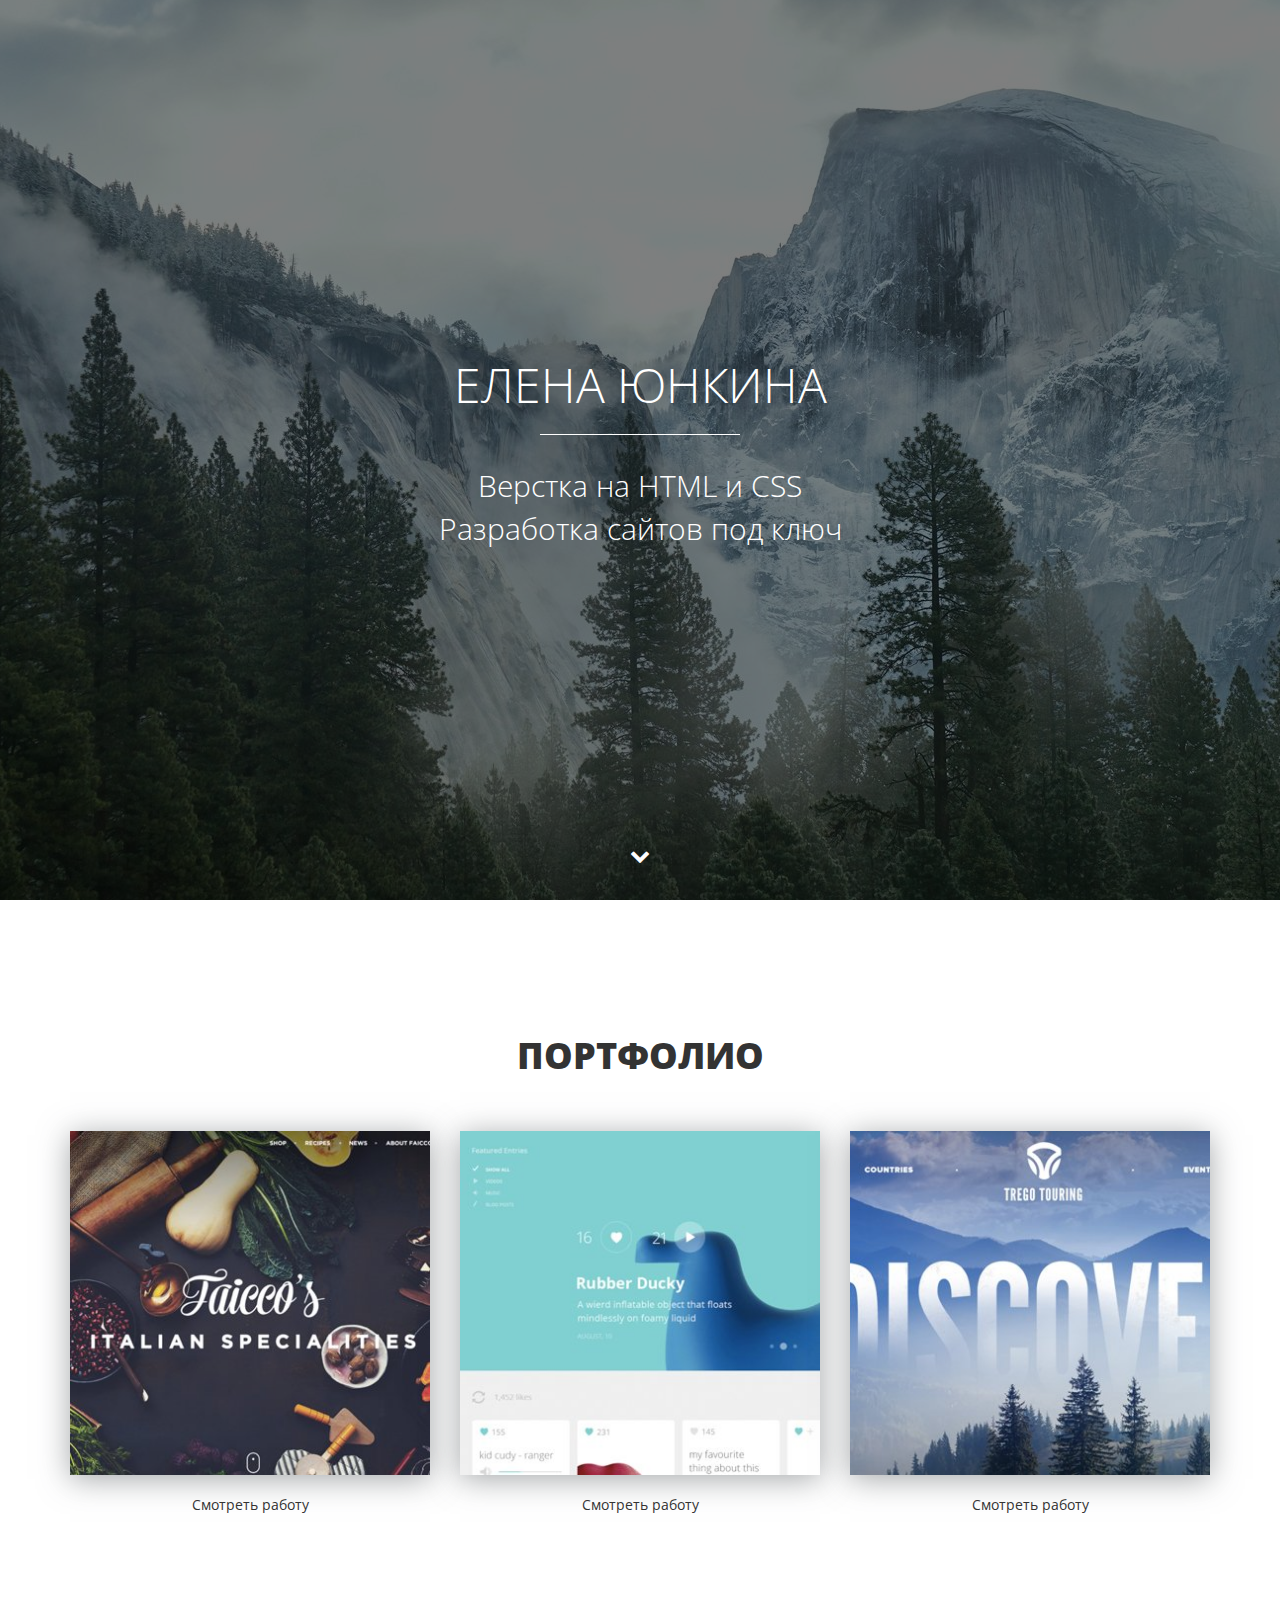
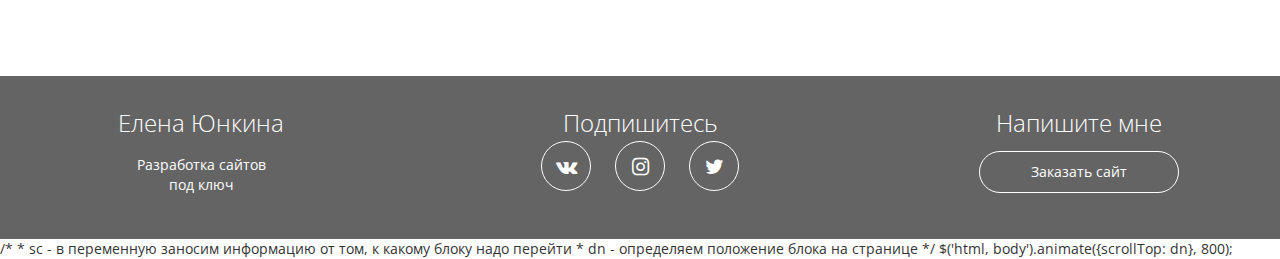
<file: index.html>
<!DOCTYPE html>
<html lang="ru">
  <head>
    <meta charset="utf-8">
    <meta http-equiv="X-UA-Compatible" content="IE=edge">
    <meta name="viewport" content="width=device-width, initial-scale=1">
    <!-- meta для соцсетей -->
    <meta property="og:url" content="">
    <meta property="og:type" content="website">
    <meta property="og:title" content="Елена Юнкина - верстка сайтов на HTML и CSS">
    <meta property="og:image" content="">
    <meta property="og:description" content="Закажите разработку сайта без посредников от 5 990 рублей">
    <meta property="og:site_name" content="Портфолио верстальщика">
    <meta property="article:author" content="Елена Юнкина">
    <!-- Заголовок сайта -->
    <title>Елена Юнкина - Портфолио</title>
    <link href="https://fonts.googleapis.com/css?family=Open+Sans:400,700&amp;subset=cyrillic" rel="stylesheet">
    <link rel="stylesheet" href="css/fontello.css">
    <link rel="stylesheet" href="css/fontello-embedded.css">
    <link href="css/bootstrap.min.css" rel="stylesheet">
    <link href="css/style.css" rel="stylesheet">
    <!-- Фавиконка -->
    <link rel="shortcut icon" type="image/x-icon" href="favicon.ico">
    <!--[if lt IE 9]>
      <script src="https://oss.maxcdn.com/html5shiv/3.7.3/html5shiv.min.js"></script>
      <script src="https://oss.maxcdn.com/respond/1.4.2/respond.min.js"></script>
    <![endif]-->
  </head>
  <body>

  <div class="main">
  <div class="main-overlay"></div>
    <div class="wrapper">
      <div class="main-header">
      <h1>Елена Юнкина</h1>
      <div class="main-line"></div>
      <p>Верстка на HTML и CSS <br>Разработка сайтов под ключ</p>
    </div>
    </div>
    <a class="main-down slowly" href="#portfolio"><i class="icon-down"></i></a>
    </div>

    <div class="portfolio"  id="portfolio ">
    <div class="container">
    <h2 class="section-header">Портфолио</h2>
    <div class="row">
      <div class="col-md-4">
        <div class="portfolio-block">
        <img src="img/portfolio/1.jpg" alt="Работа №1">
        <a data-toggle="modal" date-work='work-1' href="#work">Смотреть работу</a>
        </div>
      </div>
      <div class="col-md-4">
        <div class="portfolio-block">
        <img src="img/portfolio/2.jpg" alt="Работа №2">
        <a data-toggle="modal" date-work='work-2' href="#work">Смотреть работу</a>
        </div>
      </div>
      <div class="col-md-4">
        <div class="portfolio-block">
        <img src="img/portfolio/3.jpg" alt="Работа №3">
        <a class="link" data-toggle="modal" date-work='work-3' href="#work">Смотреть работу</a>
        </div>
      </div>
    </div>
    </div>
    </div>

    <div class="footer">
      <div class="container">
        <div class="row">
          <div class="col-md-3">
            <strong>Елена Юнкина</strong>
            <p>Разработка сайтов <br> под ключ</p>
          </div>
          <div class="col-md-6">
            <strong>Подпишитесь</strong>
            <div class="social-links">
              <a href="https://vk.com/lenayunkina"><i class="icon-vk"></i></a>
              <a href="#"><i class="icon-instagram"></i></a>
              <a href="#"><i class="icon-twitter"></i></a>
            </div>
          </div>
          <div class="col-md-3">
          <strong>Напишите мне</strong>
          <a href="https://vk.me/lenayunkina" class="offer-btn">Заказать сайт</a>
          </div>
        </div>
      </div>
    </div>      
    
    <!-- Всплывающие окна -->
<div class="modal fade" id="work" role="dialog">
  <div class="modal-dialog" role="document">
    <div class="modal-content">
      <div class="modal-header">
        <button type="button" class="close" data-dismiss="modal" aria-label="Close"><span 
        aria-hidden="true">&times;</span></button>
        <h4 class="modal-title">Описание проекта</h4>
      </div>
      <div class="modal-body">
      <div class="row">
        <div class="col-lg-5">
          <img src="img/portfolio/1.jpg" alt="Первая работа">
        </div>
        <div class="col-lg-7">
        <h4>Сайт для первой работы</h4>
        <p>Описание сайта</p>
        <a href="https://vk.me/lenayunkina" class="modal-btn">Заказать такой сайт</a>
      </div>
      </div>
     
      </div>
    </div>
  </div>
</div>

    <!-- jQuery (necessary for Bootstrap's JavaScript plugins) -->
    <script src="https://ajax.googleapis.com/ajax/libs/jquery/1.12.4/jquery.min.js"></script>
    <script src="js/bootstrap.min.js"></script>
    <script>
    $(function() {
      var link = $('a[date-toggle="modal"]');
      link.on('click', function (event) {
        var work = $(this).attr('data-work');
        var modal = $('.modal');
        console.log(work);
      modal.find('.modal-body').load(work+'.html');
      });
    });
  </script>
  <script>
$(document).ready(function() {
  //навигация - плавный скролинг к якорю
  $(".slowly").on("click", function(event){
    //отменяем стандартную обработку нажатия по ссылке
    event.preventDefault();
    //забиваем индетификатор с атрибута href
    var id = $(this).attr("href"),
    //узнаем высоту от начала страницы до блока на который ссылается якорь
    top = $(id).offset().top;
    //анимируем переход на расстояние - top за 1500 мс
    $('body,html').animate({scrollTop: top}, 800);
  });

});
</script>
</body>
</html>
    /*
    * sc - в переменную заносим информацию от том, к какому блоку надо перейти
    * dn - определяем положение блока на странице
    */

    $('html, body').animate({scrollTop: dn}, 800);
    </script>
</file>
<file: css/fontello.css>
@font-face {
  font-family: 'fontello';
  src: url('../font/fontello.eot?15361388');
  src: url('../font/fontello.eot?15361388#iefix') format('embedded-opentype'),
       url('../font/fontello.woff2?15361388') format('woff2'),
       url('../font/fontello.woff?15361388') format('woff'),
       url('../font/fontello.ttf?15361388') format('truetype'),
       url('../font/fontello.svg?15361388#fontello') format('svg');
  font-weight: normal;
  font-style: normal;
}
/* Chrome hack: SVG is rendered more smooth in Windozze. 100% magic, uncomment if you need it. */
/* Note, that will break hinting! In other OS-es font will be not as sharp as it could be */
/*
@media screen and (-webkit-min-device-pixel-ratio:0) {
  @font-face {
    font-family: 'fontello';
    src: url('../font/fontello.svg?15361388#fontello') format('svg');
  }
}
*/
 
 [class^="icon-"]:before, [class*=" icon-"]:before {
  font-family: "fontello";
  font-style: normal;
  font-weight: normal;
  speak: none;
 
  display: inline-block;
  text-decoration: inherit;
  width: 1em;
  margin-right: .2em;
  text-align: center;
  /* opacity: .8; */
 
  /* For safety - reset parent styles, that can break glyph codes*/
  font-variant: normal;
  text-transform: none;
 
  /* fix buttons height, for twitter bootstrap */
  line-height: 1em;
 
  /* Animation center compensation - margins should be symmetric */
  /* remove if not needed */
  margin-left: .2em;
 
  /* you can be more comfortable with increased icons size */
  /* font-size: 120%; */
 
  /* Font smoothing. That was taken from TWBS */
  -webkit-font-smoothing: antialiased;
  -moz-osx-font-smoothing: grayscale;
 
  /* Uncomment for 3D effect */
  /* text-shadow: 1px 1px 1px rgba(127, 127, 127, 0.3); */
}
 
.icon-down:before { content: '\e800'; } /* '' */
.icon-twitter:before { content: '\f099'; } /* '' */
.icon-instagram:before { content: '\f16d'; } /* '' */
.icon-vk:before { content: '\f189'; } /* '' */
</file>
<file: css/fontello-embedded.css>
@font-face {
  font-family: 'fontello';
  src: url('../font/fontello.eot?50807771');
  src: url('../font/fontello.eot?50807771#iefix') format('embedded-opentype'),
       url('../font/fontello.svg?50807771#fontello') format('svg');
  font-weight: normal;
  font-style: normal;
}
@font-face {
  font-family: 'fontello';
  src: url('[data-uri]') format('woff'),
       url('[data-uri]') format('truetype');
}
/* Chrome hack: SVG is rendered more smooth in Windozze. 100% magic, uncomment if you need it. */
/* Note, that will break hinting! In other OS-es font will be not as sharp as it could be */
/*
@media screen and (-webkit-min-device-pixel-ratio:0) {
  @font-face {
    font-family: 'fontello';
    src: url('../font/fontello.svg?50807771#fontello') format('svg');
  }
}
*/
 
 [class^="icon-"]:before, [class*=" icon-"]:before {
  font-family: "fontello";
  font-style: normal;
  font-weight: normal;
  speak: none;
 
  display: inline-block;
  text-decoration: inherit;
  width: 1em;
  margin-right: .2em;
  text-align: center;
  /* opacity: .8; */
 
  /* For safety - reset parent styles, that can break glyph codes*/
  font-variant: normal;
  text-transform: none;
     
  /* fix buttons height, for twitter bootstrap */
  line-height: 1em;
 
  /* Animation center compensation - margins should be symmetric */
  /* remove if not needed */
  margin-left: .2em;
 
  /* you can be more comfortable with increased icons size */
  /* font-size: 120%; */
 
  /* Uncomment for 3D effect */
  /* text-shadow: 1px 1px 1px rgba(127, 127, 127, 0.3); */
}
.icon-down:before { content: '\e800'; } /* '' */
.icon-twitter:before { content: '\f099'; } /* '' */
.icon-instagram:before { content: '\f16d'; } /* '' */
.icon-vk:before { content: '\f189'; } /* '' */
</file>
<file: css/style.css>
body {
	font-family: 'Open Sans', sans-serif;
}
html {
	font-size: 10px;
}
a:active, a:visited, a:focus {
	text-decoration: none;
	outline: none;
}
.wrapper {
display:table-cell;
vertical-align:middle;
}
.main{
	position:relative;
	display:table;	
	width:100%;
	text-align:center;		
	color: #fff;
	height: 100vh;
	background: #000 url(../img/main-bg.jpg) center center no-repeat;	
}
.main-overlay{
	position:absolute;
	z-index:1;
	width:100%;
	height:100%;
	background-color:rgba(0,0,0,0.5);	
}
.main h1 {
	margin-bottom: 1.4rem;
	font-weight: 300;
	text-transform: uppercase;
	font-size: 4.8rem;
}
.main p {
	font-size: 3rem;
	font-weight: 300;
}
.main-header {
position: relative;
z-index: 2;
}
.main-line{
	width: 200px;
	height: 1px;
	background-color: #fff;
	margin: 0 auto;	
}
.main-down{
	position: absolute;
	color: #fff;
	z-index: 4;
	bottom: 2rem;
	display: inline-block;
	font-size: 2rem;
	width: 50px;
	height: 50px;
	border-radius: 50%;
	border: 1px solid transparent;
	line-height: 50px;
	left: 50%;
	margin-left: -25px;
	transition: 0.2s;
}
.main-down:hover {
	color: #fff;
	border-color: #fff;	
}

/*Секция с портфолио*/
.portfolio{
	padding: 10rem 0px;
	text-align: center;
}
.section-header{
	text-transform: uppercase;
	font-weight: 800;
	font-size: 3.6rem;	
	margin-bottom: 5rem;
}
.portfolio img {
	width: 100%;
	max-width: 360px;
	 box-shadow: 0px 4px 29px 0px rgba(87, 92, 97, 0.54);
}
.portfolio a {
	display: block;
	margin: 2rem auto 6rem;
	color: #333;
	width: 17rem;
	border-bottom: 1px solid transparent;
}
.portfolio a:hover {
	text-decoration: none;
	border-bottom: 1px dotted #333;
}
/*Секция - подвал*/
.footer{
	background-color: #646464;
	color: #fff;
	text-align: center;
	padding: 3rem 0;
}
.footer strong {
	font-weight: 300;
	font-size: 2.4rem;
}
.social-links a {
	width: 5rem;
	height: 5rem;
	line-height: 5rem;
	display: inline-block;
	color: #fff;
	border: solid 1px #fff;
	border-radius: 50%;
	margin-left: 1rem;
	margin-right: 1rem;
	font-size: 2rem;
	transition: 0.2s;
}
.social-links a:hover {
	background-color: #fff;
	color: #646464;
}
.offer-btn{
	display: block;
	width: 80%;
	max-width: 200px;
	margin: 1rem auto;
	border: 1px solid #fff;
	padding-top: 1rem;
	padding-bottom: 1rem;
	color: #fff;
	border-radius: 100px;
	transition: 0.2s;
}
.offer-btn:hover {
	text-decoration: none;
	background-color: #fff;
	color: #646464;
}
.modal img {
	width: 100%;
}
.modal-title{
	font-weight: 800;
	font-size: 2rem;
}
.close {
	background-color: transparent;
	border: none;
	font-size: 2.5rem;
	position: absolute;
	right: 2rem;
	top: 1rem;
}
.modal-btn{
	display: inline-block;
	color: #333;
	border: 1px solid #333;
	padding: 10px 20px;
	border-radius: 5px;	

}
.modal-btn:hover {
background: color: #333;
color: #fff;
text-decoration: none;
}
@media (min-width: 0px) and (max-width: 767px){
	html {
		font-size: 7px;
	}
	.footer strong {
		margin: 3rem 0 2rem;
		display: inline-block;
	}
	.social-links a {
		font-size: 1.5rem;
	}
}

@media (min-width: 768px) and (max-width: 991px) {
	.footer strong {
		margin: 3rem 0 2rem;
		display: inline-block;
}
</file>
